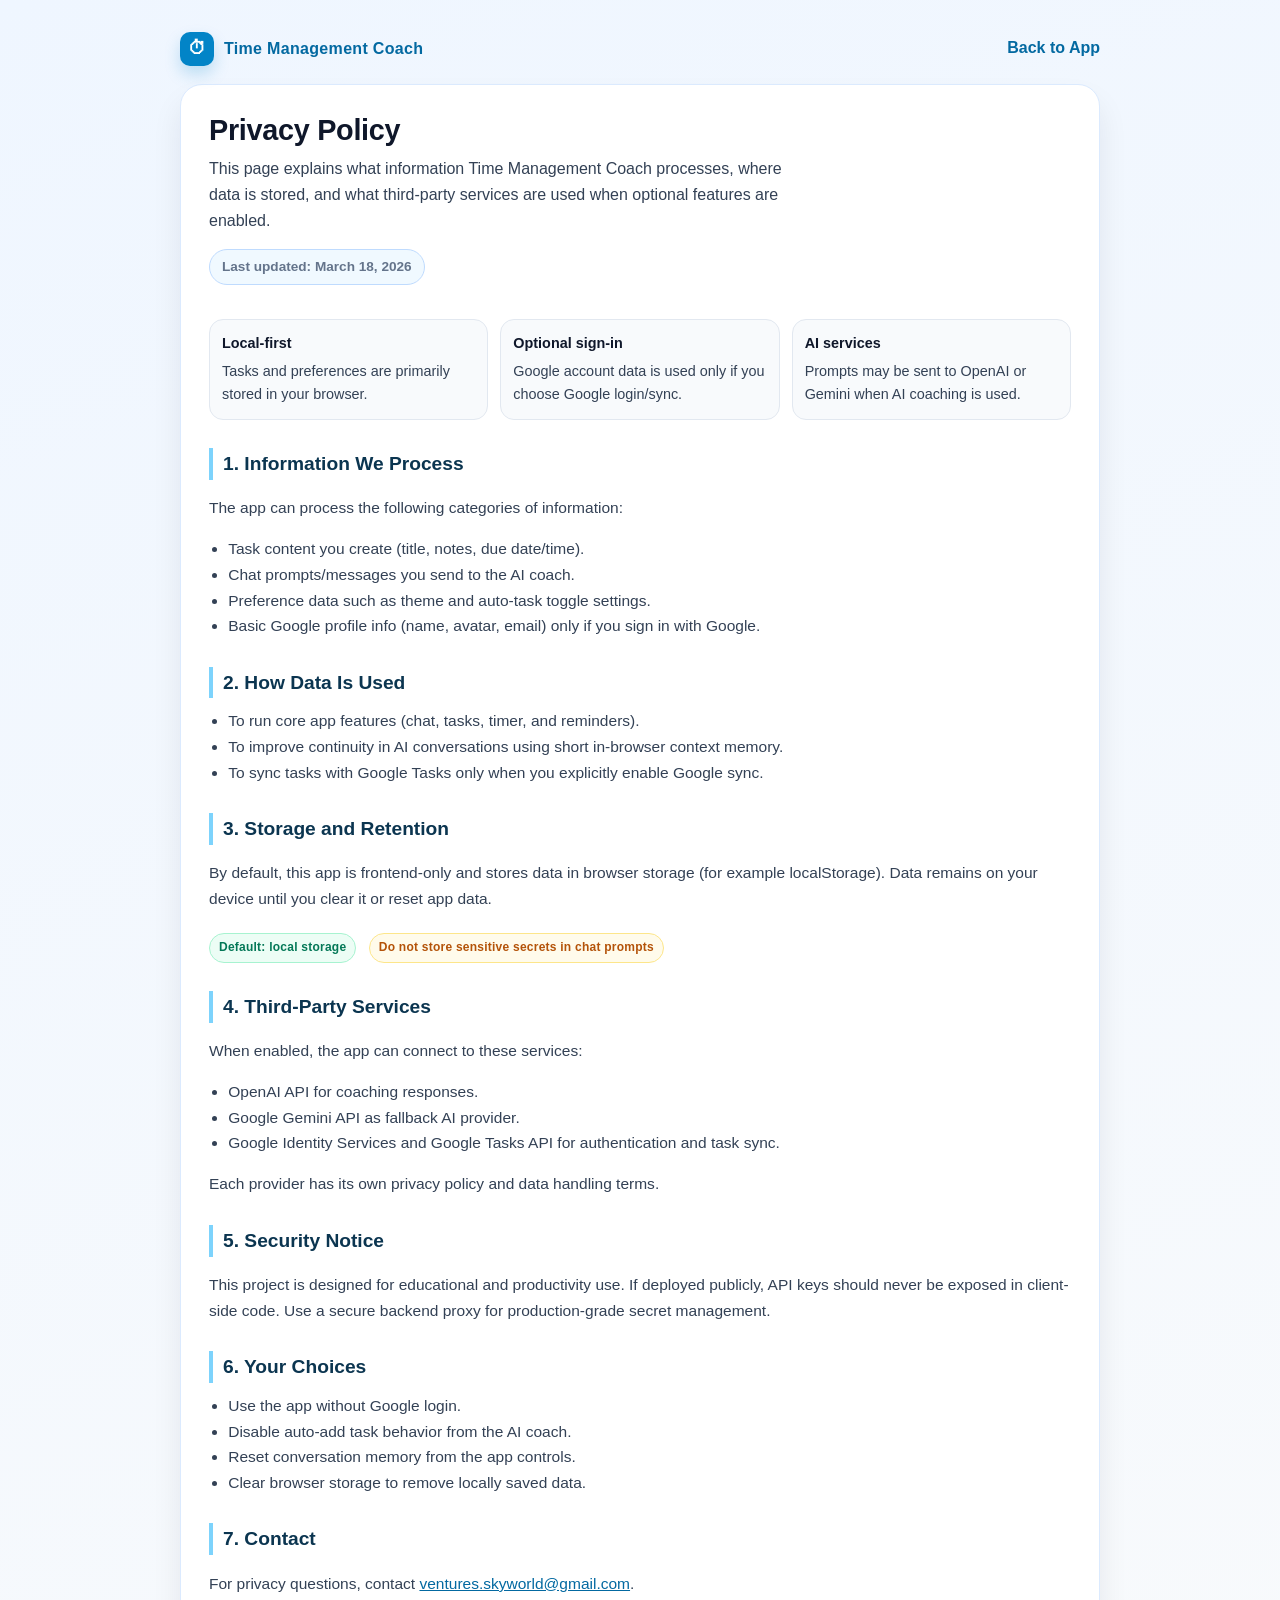
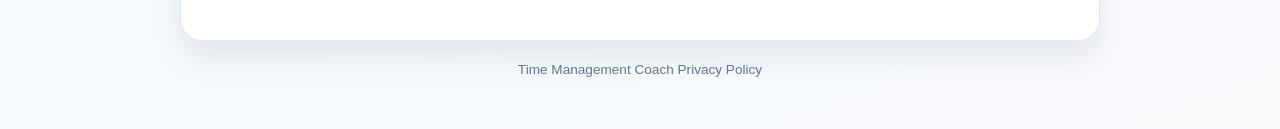
<file: privacy.html>
<!DOCTYPE html>
<html lang="en">
<head>
    <meta charset="UTF-8">
    <meta name="viewport" content="width=device-width, initial-scale=1.0">
    <title>Privacy Policy | Time Management Coach</title>
    <meta name="description" content="Privacy policy for Time Management Coach, including data handling, AI provider usage, and Google integration details.">
    <style>
        :root {
            --bg-top: #eff6ff;
            --bg-bottom: #f8fafc;
            --card: #ffffff;
            --text-primary: #0f172a;
            --text-secondary: #334155;
            --border: #dbeafe;
            --brand: #0284c7;
            --brand-dark: #0369a1;
            --muted: #64748b;
            --ok: #047857;
            --warn: #b45309;
        }

        * {
            box-sizing: border-box;
        }

        body {
            margin: 0;
            font-family: "Segoe UI", "Trebuchet MS", "Verdana", sans-serif;
            color: var(--text-primary);
            background: linear-gradient(160deg, var(--bg-top), var(--bg-bottom));
            line-height: 1.65;
            min-height: 100vh;
        }

        .shell {
            max-width: 960px;
            margin: 0 auto;
            padding: 32px 20px 48px;
        }

        .topbar {
            display: flex;
            align-items: center;
            justify-content: space-between;
            gap: 16px;
            margin-bottom: 18px;
        }

        .brand {
            display: inline-flex;
            align-items: center;
            gap: 10px;
            font-weight: 700;
            color: var(--brand-dark);
            text-decoration: none;
            letter-spacing: 0.02em;
        }

        .brand-mark {
            width: 34px;
            height: 34px;
            border-radius: 10px;
            display: grid;
            place-items: center;
            background: var(--brand);
            color: #fff;
            font-size: 18px;
            box-shadow: 0 8px 16px rgba(2, 132, 199, 0.22);
        }

        .back-link {
            color: var(--brand-dark);
            font-weight: 600;
            text-decoration: none;
            border-bottom: 1px solid transparent;
        }

        .back-link:hover {
            border-bottom-color: var(--brand-dark);
        }

        .card {
            background: var(--card);
            border: 1px solid var(--border);
            border-radius: 22px;
            padding: 28px;
            box-shadow: 0 18px 30px rgba(15, 23, 42, 0.08);
        }

        h1 {
            margin: 0;
            font-size: clamp(1.8rem, 2vw, 2.3rem);
            line-height: 1.2;
            letter-spacing: -0.01em;
        }

        .subtitle {
            margin: 8px 0 0;
            color: var(--text-secondary);
            font-size: 1rem;
            max-width: 68ch;
        }

        .meta {
            margin-top: 14px;
            display: inline-flex;
            align-items: center;
            gap: 8px;
            padding: 6px 12px;
            border: 1px solid #bfdbfe;
            border-radius: 999px;
            color: var(--muted);
            font-size: 0.85rem;
            font-weight: 600;
            background: #f0f9ff;
        }

        .note-grid {
            margin: 20px 0 24px;
            display: grid;
            grid-template-columns: repeat(3, minmax(0, 1fr));
            gap: 12px;
        }

        .note {
            border: 1px solid #e2e8f0;
            border-radius: 14px;
            padding: 12px;
            background: #f8fafc;
            font-size: 0.9rem;
            color: var(--text-secondary);
        }

        .note strong {
            color: var(--text-primary);
            display: block;
            margin-bottom: 4px;
            font-size: 0.9rem;
        }

        h2 {
            margin: 28px 0 10px;
            font-size: 1.2rem;
            color: #0b3550;
            border-left: 4px solid #7dd3fc;
            padding-left: 10px;
        }

        p,
        li {
            color: var(--text-secondary);
            font-size: 0.97rem;
        }

        ul {
            margin: 8px 0 0;
            padding-left: 1.2rem;
        }

        .tag {
            display: inline-block;
            margin-top: 6px;
            margin-right: 8px;
            padding: 4px 9px;
            border-radius: 999px;
            font-size: 0.75rem;
            font-weight: 700;
            letter-spacing: 0.02em;
        }

        .tag-ok {
            color: var(--ok);
            background: #ecfdf5;
            border: 1px solid #a7f3d0;
        }

        .tag-warn {
            color: var(--warn);
            background: #fffbeb;
            border: 1px solid #fde68a;
        }

        a {
            color: var(--brand-dark);
        }

        footer {
            text-align: center;
            margin-top: 18px;
            color: var(--muted);
            font-size: 0.85rem;
        }

        @media (max-width: 760px) {
            .shell {
                padding: 20px 14px 36px;
            }

            .card {
                padding: 20px;
            }

            .topbar {
                flex-direction: column;
                align-items: flex-start;
            }

            .note-grid {
                grid-template-columns: 1fr;
            }
        }
    </style>
</head>
<body>
    <div class="shell">
        <div class="topbar">
            <a class="brand" href="index.html" aria-label="Back to Time Management Coach">
                <span class="brand-mark">⏱</span>
                <span>Time Management Coach</span>
            </a>
            <a class="back-link" href="index.html">Back to App</a>
        </div>

        <main class="card">
            <h1>Privacy Policy</h1>
            <p class="subtitle">This page explains what information Time Management Coach processes, where data is stored, and what third-party services are used when optional features are enabled.</p>
            <p class="meta">Last updated: March 18, 2026</p>

            <div class="note-grid" aria-label="Privacy summary">
                <div class="note">
                    <strong>Local-first</strong>
                    Tasks and preferences are primarily stored in your browser.
                </div>
                <div class="note">
                    <strong>Optional sign-in</strong>
                    Google account data is used only if you choose Google login/sync.
                </div>
                <div class="note">
                    <strong>AI services</strong>
                    Prompts may be sent to OpenAI or Gemini when AI coaching is used.
                </div>
            </div>

            <h2>1. Information We Process</h2>
            <p>The app can process the following categories of information:</p>
            <ul>
                <li>Task content you create (title, notes, due date/time).</li>
                <li>Chat prompts/messages you send to the AI coach.</li>
                <li>Preference data such as theme and auto-task toggle settings.</li>
                <li>Basic Google profile info (name, avatar, email) only if you sign in with Google.</li>
            </ul>

            <h2>2. How Data Is Used</h2>
            <ul>
                <li>To run core app features (chat, tasks, timer, and reminders).</li>
                <li>To improve continuity in AI conversations using short in-browser context memory.</li>
                <li>To sync tasks with Google Tasks only when you explicitly enable Google sync.</li>
            </ul>

            <h2>3. Storage and Retention</h2>
            <p>By default, this app is frontend-only and stores data in browser storage (for example localStorage). Data remains on your device until you clear it or reset app data.</p>
            <span class="tag tag-ok">Default: local storage</span>
            <span class="tag tag-warn">Do not store sensitive secrets in chat prompts</span>

            <h2>4. Third-Party Services</h2>
            <p>When enabled, the app can connect to these services:</p>
            <ul>
                <li>OpenAI API for coaching responses.</li>
                <li>Google Gemini API as fallback AI provider.</li>
                <li>Google Identity Services and Google Tasks API for authentication and task sync.</li>
            </ul>
            <p>Each provider has its own privacy policy and data handling terms.</p>

            <h2>5. Security Notice</h2>
            <p>This project is designed for educational and productivity use. If deployed publicly, API keys should never be exposed in client-side code. Use a secure backend proxy for production-grade secret management.</p>

            <h2>6. Your Choices</h2>
            <ul>
                <li>Use the app without Google login.</li>
                <li>Disable auto-add task behavior from the AI coach.</li>
                <li>Reset conversation memory from the app controls.</li>
                <li>Clear browser storage to remove locally saved data.</li>
            </ul>

            <h2>7. Contact</h2>
            <p>For privacy questions, contact <a href="mailto:ventures.skyworld@gmail.com">ventures.skyworld@gmail.com</a>.</p>
        </main>

        <footer>
            Time Management Coach Privacy Policy
        </footer>
    </div>
</body>
</html>
</file>
